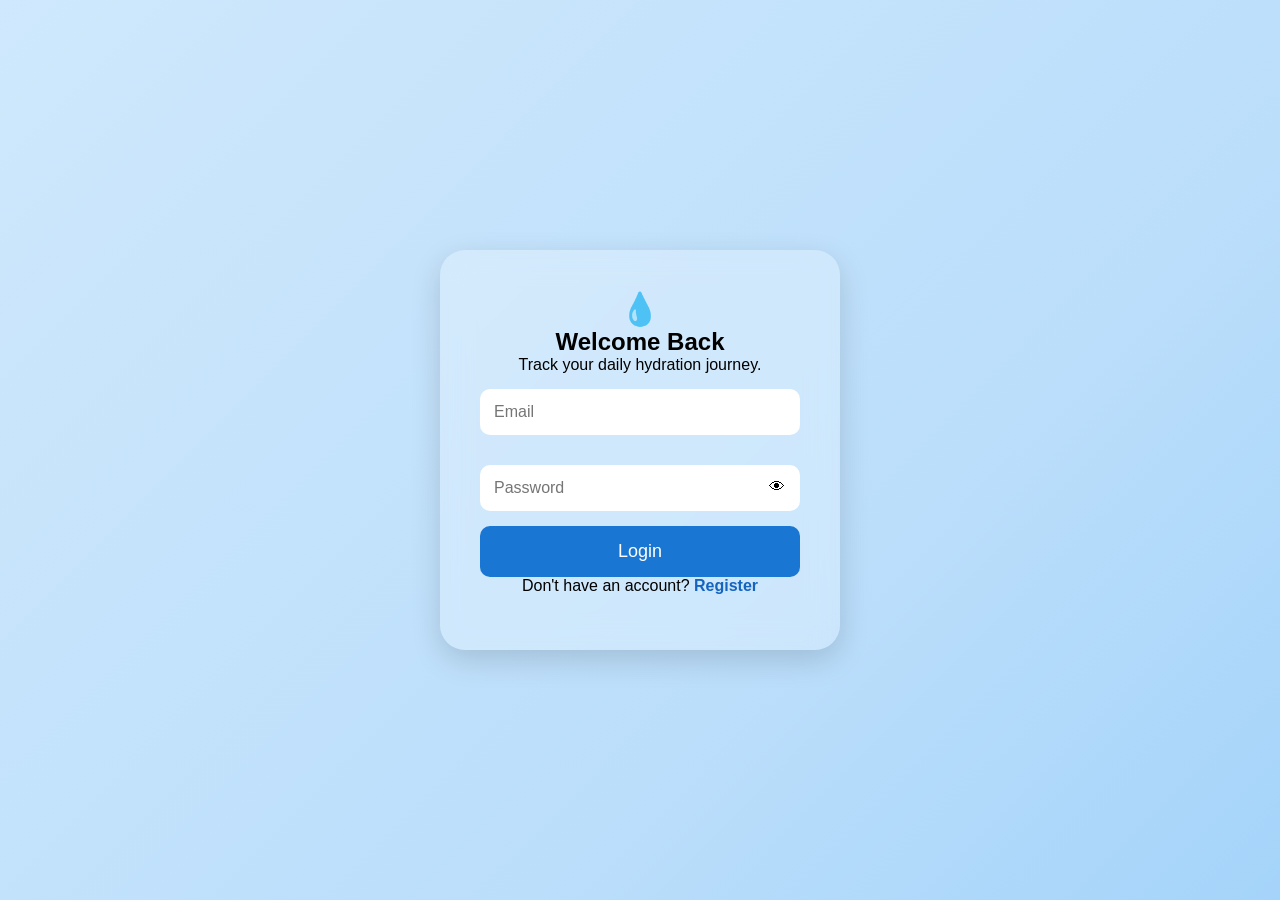
<file: src/main/resources/static/index.html>
<!DOCTYPE html>
<html lang="en">
<head>
    <meta charset="UTF-8">
    <meta http-equiv="refresh" content="0; url=login.html">
    <title>Water Tracker</title>
</head>
<body>

<p>Redirecting to login...</p>

</body>
</html>
</file>
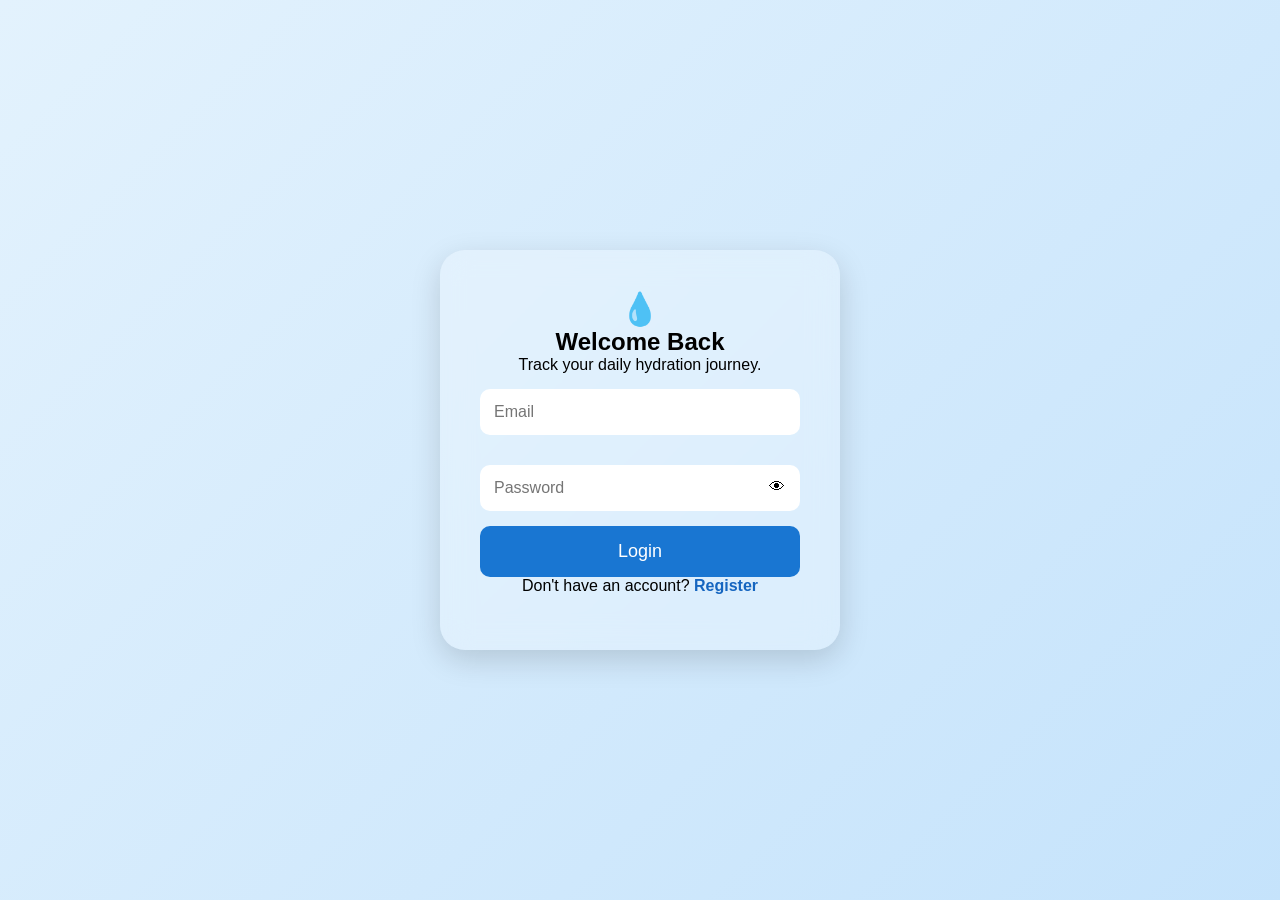
<file: src/main/resources/static/compare.html>
<!DOCTYPE html>
<html>

<head>

<meta charset="UTF-8">

<title>Compare Water Intake</title>

<link rel="stylesheet"
href="css/compare.css">

</head>

<body>
	<div class="container">

	    <h1>📊 Compare Water Intake</h1>

	    <div class="compare-wrapper">

	        <div class="card">

	            <label>Date 1</label>

	            <input
	                    type="date"
	                    id="date1">

	            <label>Date 2</label>

	            <input
	                    type="date"
	                    id="date2">

	            <button id="compareBtn">

	                Compare

	            </button>

	            <button
	                    class="backBtn"
	                    onclick="location.href='dashboard.html'">

	                ← Dashboard

	            </button>

	        </div>

	        <div
	                id="result"
	                class="result">

	        </div>

	    </div>

	</div>

	<script src="js/api.js"></script>
	<script src="js/compare.js"></script>

</body>

</html>
</file>
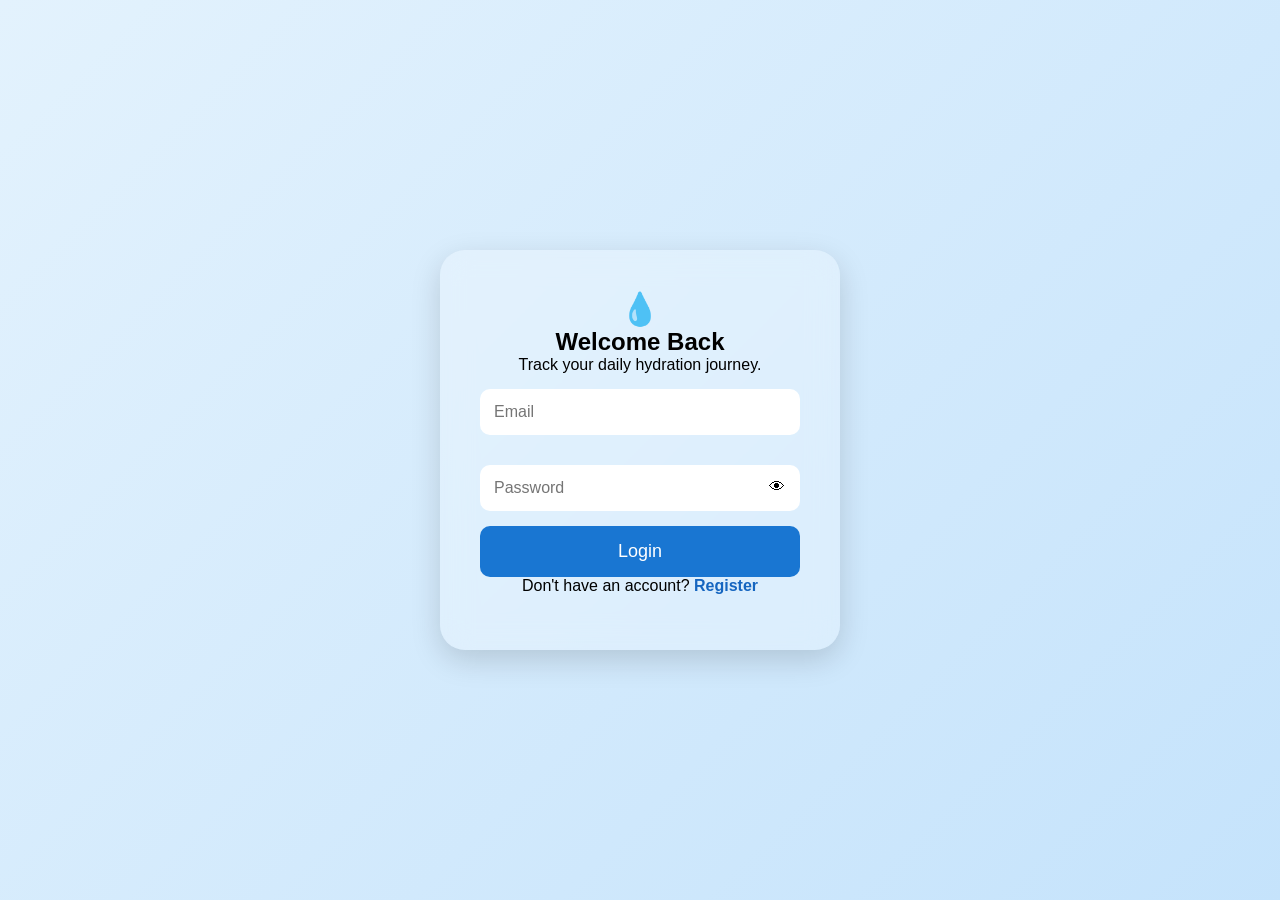
<file: src/main/resources/static/dashboard.html>
<!DOCTYPE html>
<html lang="en">

<head>

    <meta charset="UTF-8">

    <meta name="viewport"
          content="width=device-width, initial-scale=1.0">

    <title>Dashboard</title>

    <link rel="stylesheet"
          href="css/dashboard.css">

</head>

<body>

<div class="layout">

    <!-- Sidebar -->

    <aside class="sidebar">

        <div class="logo">

            💧 Water Tracker

        </div>

        <ul>

            <li class="active">
                Dashboard
            </li>

            <li onclick="location.href='history.html'">
                History
            </li>

            <li onclick="location.href='compare.html'">
                Compare
            </li>

            <li onclick="location.href='reminder.html'">
                Reminder
            </li>

            <li onclick="location.href='profile.html'">
                Profile
            </li>

            <li onclick="logout()">
                Logout
            </li>

        </ul>

    </aside>


    <!-- Main Content -->

    <main class="content">

        <!-- Top Header -->

        <div class="topbar">

            <div>

                <h2 id="welcomeText">

                    Welcome

                </h2>

                <p id="todayDate"></p>

            </div>

        </div>


        <!-- Summary Cards -->

        <div class="summary-grid">

            <div class="card">

                <h3>Today's Intake</h3>

                <h1 id="todayIntake">

                    0 ml

                </h1>

            </div>

            <div class="card">

                <h3>Daily Goal</h3>

                <h1 id="dailyGoal">

                    0 ml

                </h1>

            </div>

            <div class="card">

                <h3>Progress</h3>

                <div class="progress-circle">

                    <span id="progressText">

                        0%

                    </span>

                </div>

            </div>

        </div>


        <!-- Bottom Section -->

        <div class="bottom-grid">

            <!-- Today's Entries -->

            <div class="card entries">

                <h3>

                    Today's Entries

                </h3>

                <table>

                    <thead>

                    <tr>

                        <th>Time</th>

                        <th>Amount</th>

                        <th>Unit</th>

                    </tr>

                    </thead>

                    <tbody id="todayEntries">

                    </tbody>

                </table>

            </div>


            <!-- Add Water -->

            <div class="card add-water">

                <h3>

                    Add Water

                </h3>

                <input
                        type="number"
                        id="quantity"
                        placeholder="Quantity">

						<select id="unit" required>

						    <option value="" selected disabled>
						        Choose your unit
						    </option>

						    <option value="ML">
						        ML
						    </option>

						    <option value="GLASS">
						        Glass
						    </option>

						    <option value="LITRE">
						        Litre
						    </option>

						</select>

                <button onclick="addWater()">

                    Add Entry

                </button>

            </div>

        </div>

    </main>

</div>

<script src="js/api.js"></script>

<script src="js/dashboard.js"></script>

</body>

</html>
</file>
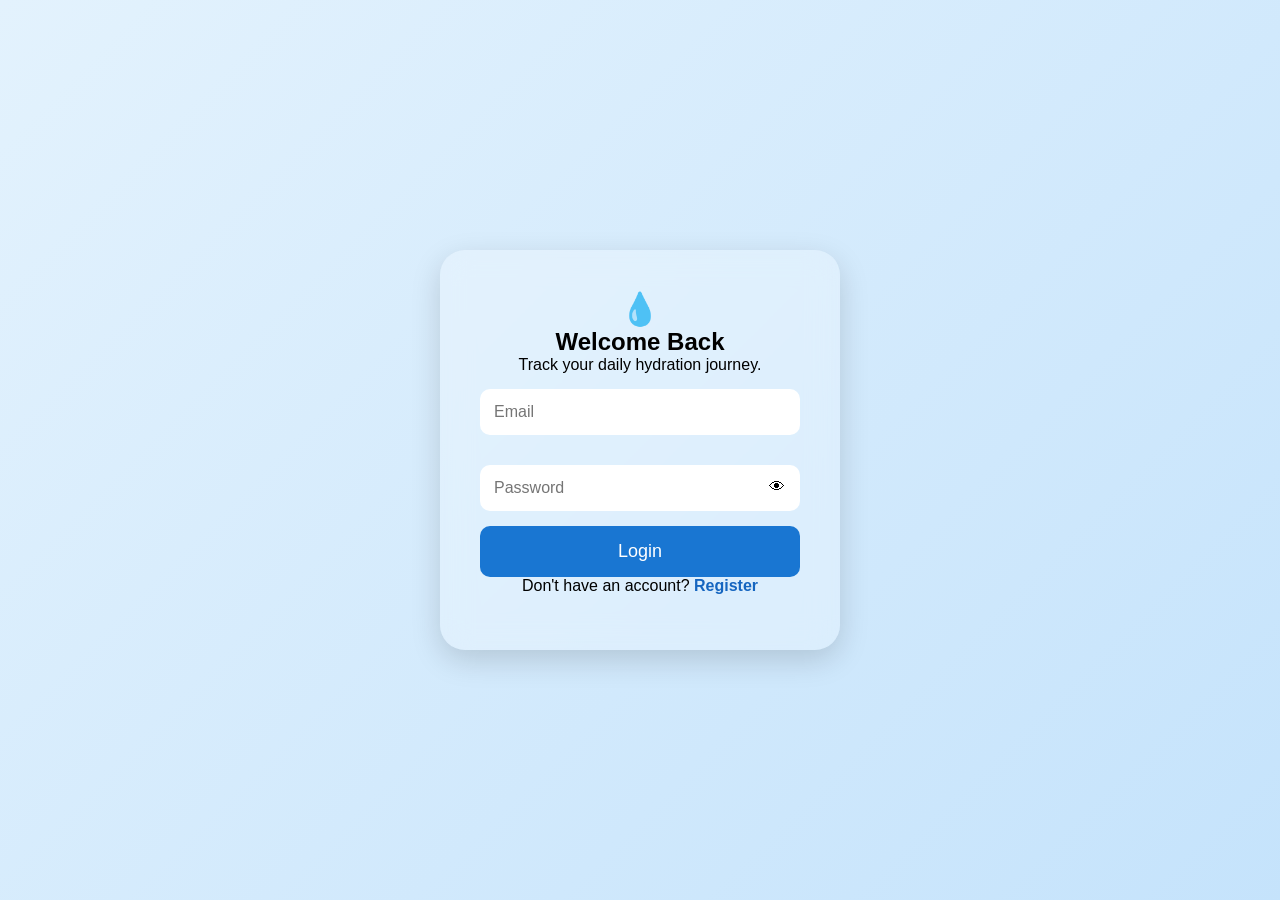
<file: src/main/resources/static/history.html>
<!DOCTYPE html>
<html lang="en">

<head>

<meta charset="UTF-8">

<meta name="viewport"
content="width=device-width, initial-scale=1.0">

<title>History</title>

<link rel="stylesheet"
href="css/history.css">

</head>

<body>

<div class="layout">

    <!-- Sidebar -->

    <aside class="sidebar">

        <div class="logo">

            💧 Water Tracker

        </div>

        <ul>

            <li onclick="location.href='dashboard.html'">

                Dashboard

            </li>

            <li class="active">

                History

            </li>

            <li onclick="location.href='compare.html'">

                Compare

            </li>

            <li onclick="location.href='reminder.html'">

                Reminder

            </li>

            <li onclick="location.href='profile.html'">

                Profile

            </li>

            <li onclick="logout()">

                Logout

            </li>

        </ul>

    </aside>


    <main class="content">

        <div class="header">

            <h1>

                Water Intake History

            </h1>

        </div>

        <div class="table-card">

            <table>

                <thead>

                <tr>

                    <th>Date</th>

                    <th>Time</th>

                    <th>Quantity</th>

                    <th>Unit</th>

                    <th>Action</th>

                </tr>

                </thead>

                <tbody id="historyBody">

                </tbody>

            </table>

        </div>

        <div class="pagination">

            <button onclick="previousPage()">

                ◀ Previous

            </button>

            <span id="pageNumber">

                1

            </span>

            <button onclick="nextPage()">

                Next ▶

            </button>

        </div>

    </main>

</div>

<script src="js/api.js"></script>

<script src="js/history.js"></script>

</body>

</html>
</file>
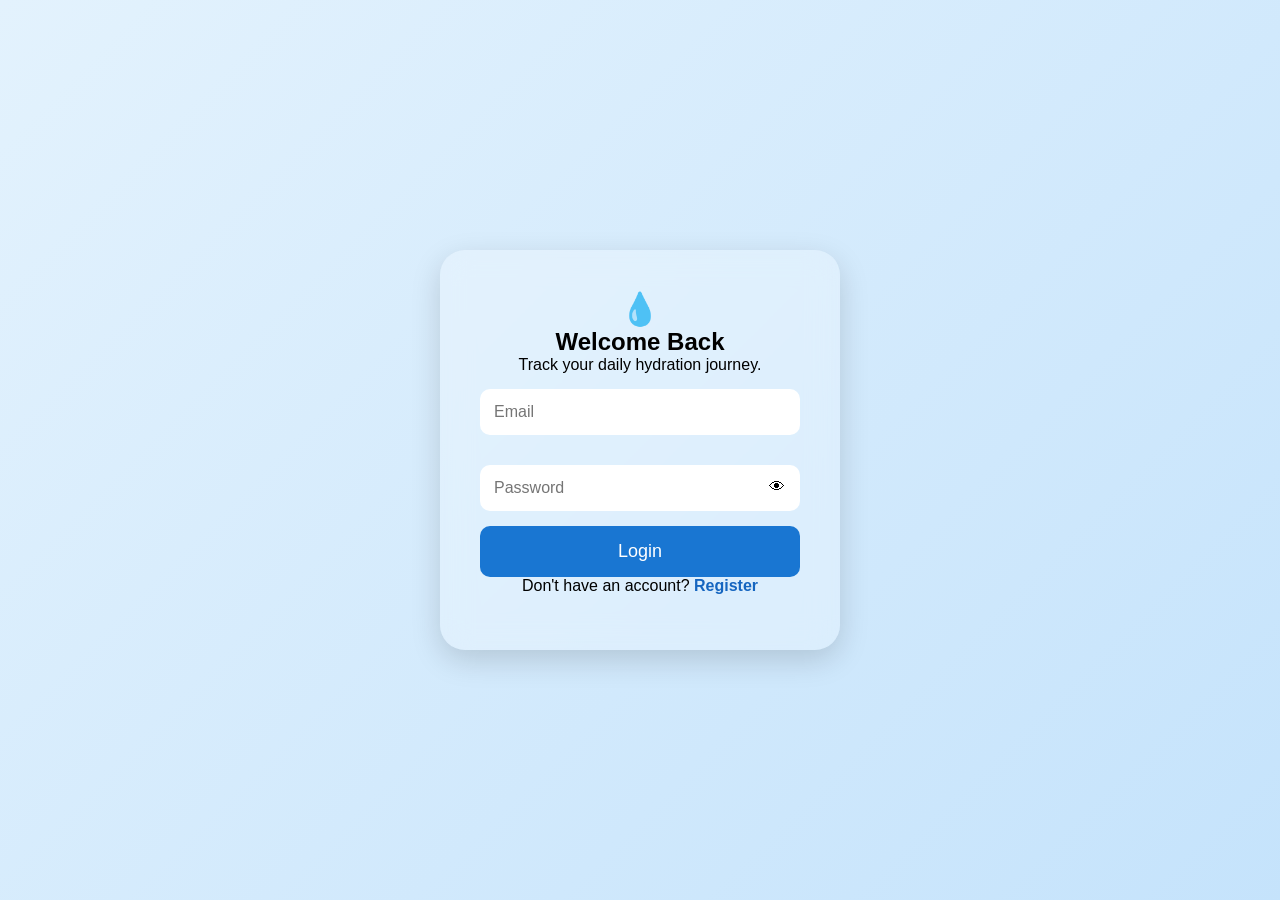
<file: src/main/resources/static/login.html>
<!DOCTYPE html>
<html lang="en">

<head>

    <meta charset="UTF-8">

    <meta name="viewport"
          content="width=device-width, initial-scale=1.0">

    <title>Login | Daily Water Tracker</title>

    <link rel="stylesheet"
          href="css/login.css">

</head>

<body>

<div class="container">

    <div class="glass">

        <h1>💧</h1>

        <h2>Welcome Back</h2>

        <p>Track your daily hydration journey.</p>

        <form id="loginForm">

            <input
                    type="email"
                    id="email"
                    placeholder="Email"
                    required>

            <div class="password-box">

                <input
                        type="password"
                        id="password"
                        placeholder="Password"
                        required>

                <span id="togglePassword">👁</span>

            </div>

            <button type="submit">

                Login

            </button>

        </form>

        <p>

            Don't have an account?

            <a href="signup.html">

                Register

            </a>

        </p>

        <div id="message"></div>

    </div>

</div>

<script src="js/api.js"></script>
<script src="js/login.js"></script>

</body>

</html>
</file>
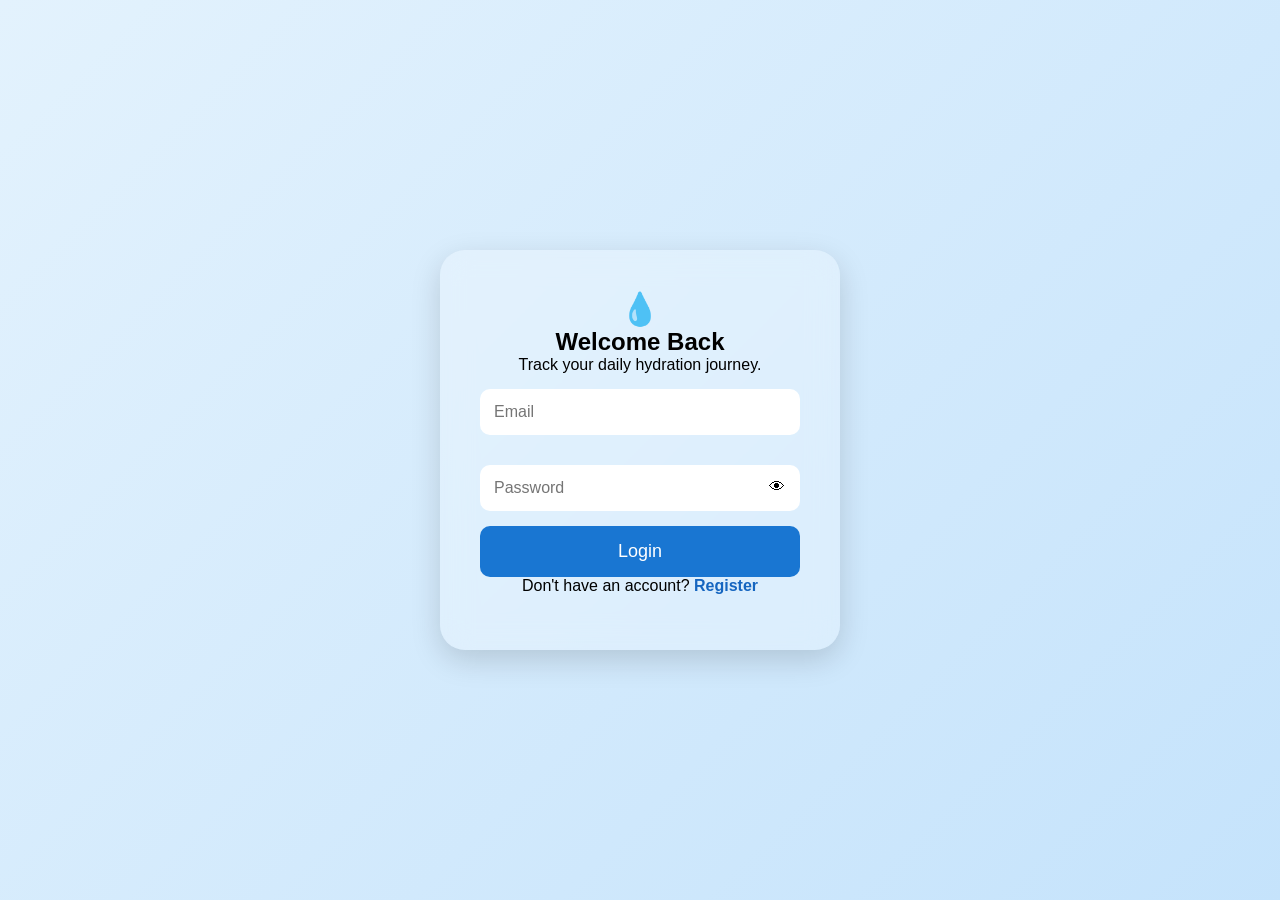
<file: src/main/resources/static/profile.html>
<!DOCTYPE html>
<html lang="en">

<head>

<meta charset="UTF-8">

<meta name="viewport"
content="width=device-width, initial-scale=1.0">

<title>Profile</title>

<link rel="stylesheet"
href="css/profile.css">

</head>

<body>

<div class="layout">

    <!-- Sidebar -->

    <aside class="sidebar">

        <div class="logo">

            💧 Water Tracker

        </div>

        <ul>

            <li onclick="location.href='dashboard.html'">

                Dashboard

            </li>

            <li onclick="location.href='history.html'">

                History

            </li>

            <li onclick="location.href='compare.html'">

                Compare

            </li>

            <li onclick="location.href='reminder.html'">

                Reminder

            </li>

            <li class="active">

                Profile

            </li>

            <li onclick="logout()">

                Logout

            </li>

        </ul>

    </aside>


    <!-- Main -->

    <main class="content">

        <div class="profile-card">

            <h1>

                👤 My Profile

            </h1>

            <p>

                Manage your account settings

            </p>

            <label>

                Full Name

            </label>

            <input
                    id="name"
                    type="text">

            <label>

                Daily Goal (ml)

            </label>

            <input
                    id="dailyGoal"
                    type="number">

            <label>

                Reminder Time

            </label>

            <input
                    id="reminderTime"
                    type="time">

            <button
                    onclick="saveProfile()">

                Save Changes

            </button>

        </div>

    </main>

</div>

<script src="js/api.js"></script>

<script src="js/profile.js"></script>

</body>

</html>
</file>
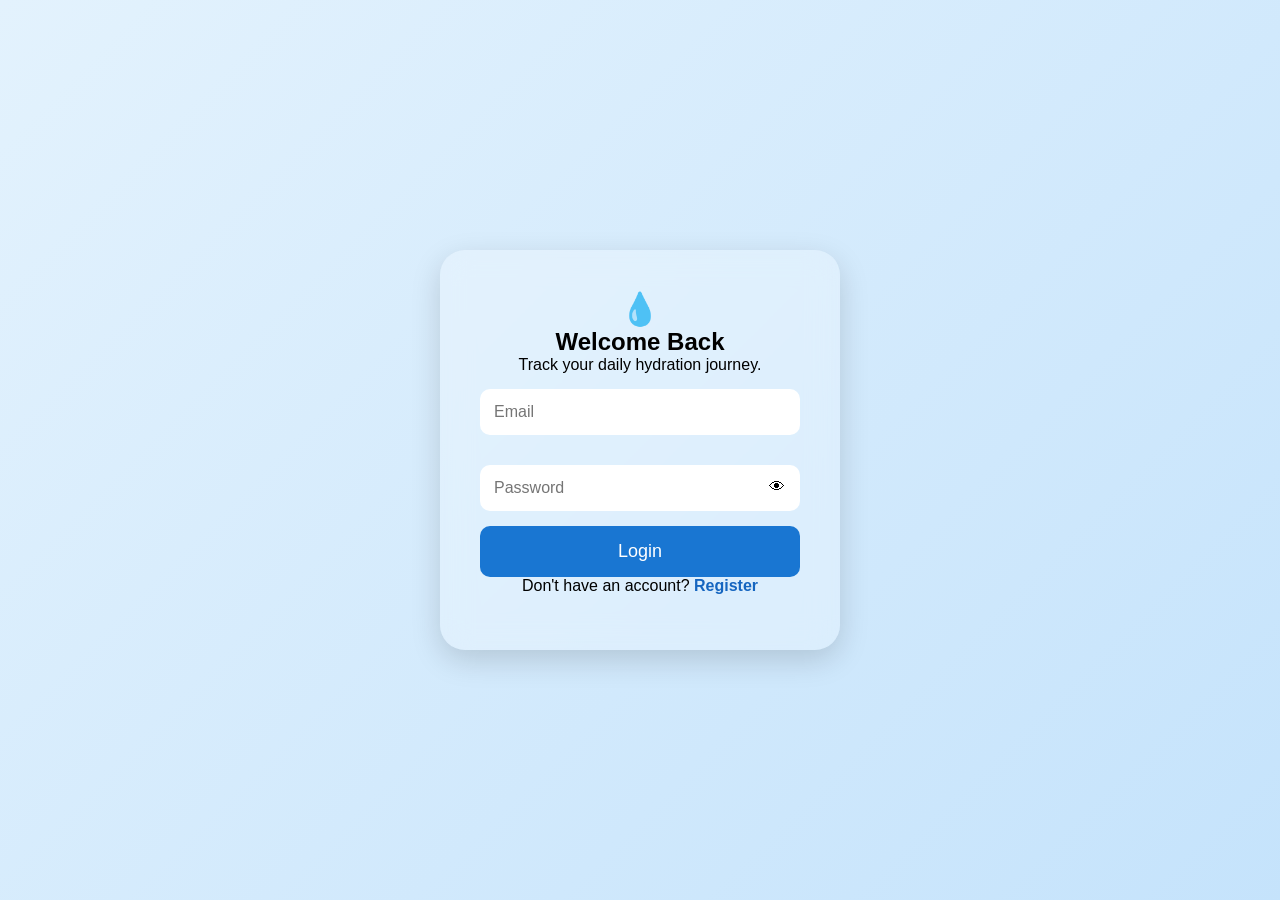
<file: src/main/resources/static/reminder.html>
<!DOCTYPE html>
<html lang="en">

<head>

<meta charset="UTF-8">

<meta name="viewport"
      content="width=device-width, initial-scale=1.0">

<title>Reminder</title>

<link rel="stylesheet"
      href="css/reminder.css">

</head>

<body>

<div class="container">

<div class="card">

<h1>⏰ Water Reminder</h1>

<p>

Choose your preferred reminder time.

</p>

<label>

Reminder Time

</label>

<input
type="time"
id="reminderTime">

<button id="saveBtn">

Save Reminder

</button>

<div id="message"></div>

<br>

<button
class="back"

onclick="location.href='dashboard.html'">

← Dashboard

</button>

</div>

</div>

<script src="js/api.js"></script>

<script src="js/reminder.js"></script>

</body>

</html>
</file>
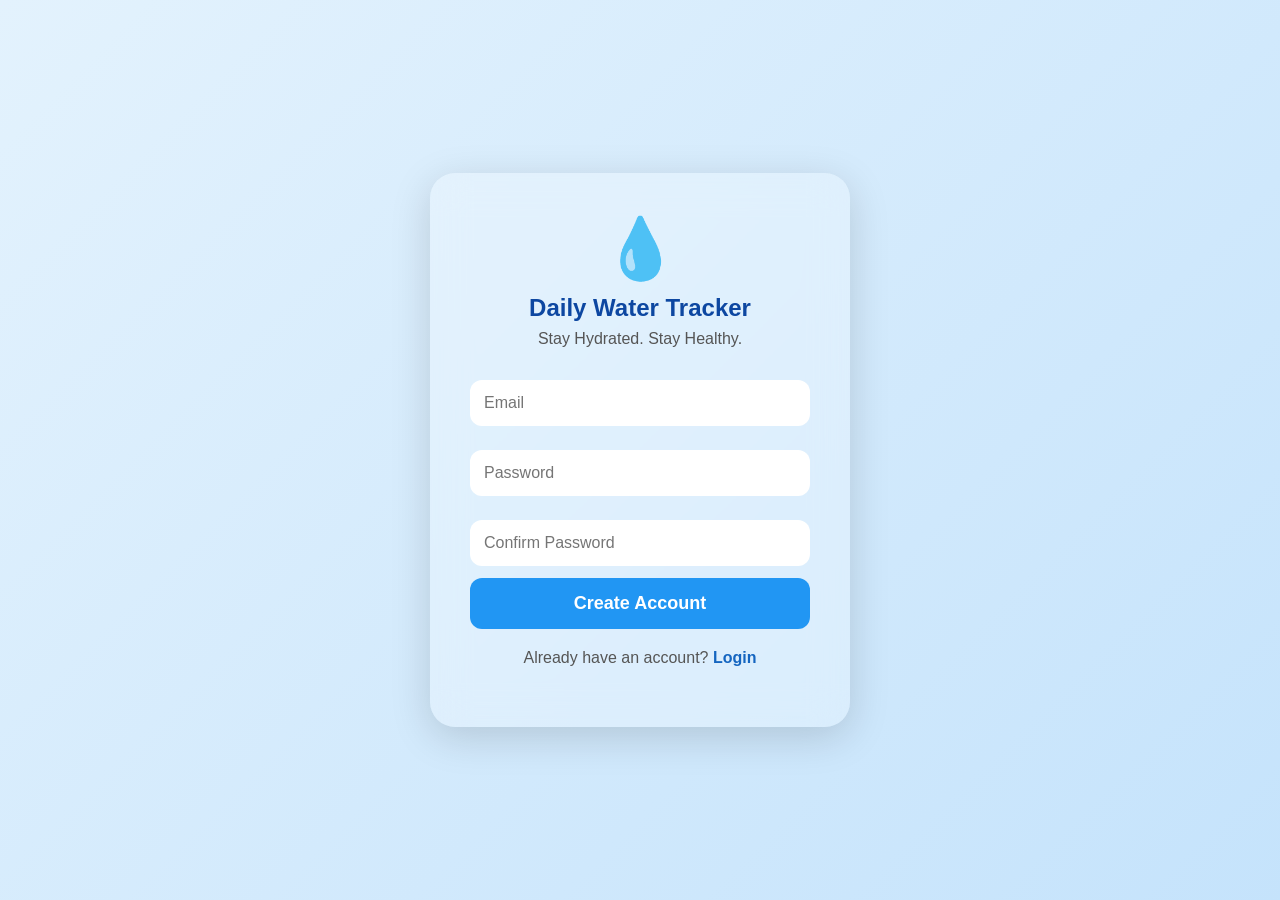
<file: src/main/resources/static/signup.html>
<!DOCTYPE html>
<html lang="en">

<head>

    <meta charset="UTF-8">

    <meta name="viewport"
          content="width=device-width, initial-scale=1.0">

    <title>Daily Water Tracker</title>

    <link rel="stylesheet"
          href="css/signup.css">

</head>

<body>

<div class="background">

<div class="card">

<h1>💧</h1>

<h2>Daily Water Tracker</h2>

<p>Stay Hydrated. Stay Healthy.</p>

<form id="signupForm">

<input
        type="email"
        id="email"
        placeholder="Email"
        required>

<input
        type="password"
        id="password"
        placeholder="Password"
        required>

<input
	    type="password"
	    id="confirmPassword"
	    placeholder="Confirm Password"
	    required>	


<button type="submit">

Create Account

</button>

</form>

<p class="login-link">

Already have an account?

<a href="login.html">

Login

</a>

</p>

<div id="message"></div>

</div>

</div>

<script src="js/api.js"></script>

<script src="js/signup.js"></script>

</body>

</html>
</file>
<file: src/main/resources/static/css/compare.css>
body{

    margin:0;

    font-family:Poppins,sans-serif;

    background:#E3F2FD;

    min-height:100vh;

    display:flex;

    justify-content:center;

    align-items:center;

}

.container{

    width:1100px;

}

h1{

    text-align:center;

    margin-bottom:30px;

}

.compare-wrapper{

    display:flex;

    gap:30px;

    align-items:flex-start;

}

.card{

    flex:1;

    background:white;

    padding:30px;

    border-radius:20px;

    box-shadow:0 10px 25px rgba(0,0,0,.15);

}

.result{

    flex:1;

    background:white;

    padding:30px;

    border-radius:20px;

    box-shadow:0 10px 25px rgba(0,0,0,.15);

    display:none;

}

label{

    display:block;

    margin-top:20px;

    font-size:18px;

}

input{

    width:100%;

    padding:14px;

    margin-top:8px;

    border-radius:10px;

    border:1px solid #ccc;

    font-size:16px;

}

button{

    width:100%;

    padding:15px;

    margin-top:25px;

    border:none;

    border-radius:10px;

    background:#1976D2;

    color:white;

    font-size:18px;

    cursor:pointer;

}

.backBtn{

    background:#43A047;

}

button:hover{

    opacity:.9;

}

@media(max-width:900px){

    .container{

        width:95%;

    }

    .compare-wrapper{

        flex-direction:column;

    }

}
</file>
<file: src/main/resources/static/css/dashboard.css>
*{
    margin:0;
    padding:0;
    box-sizing:border-box;
    font-family:'Segoe UI',sans-serif;
}

body{

    background:#edf4fb;

    overflow:hidden;

}

.layout{

    display:flex;

    height:100vh;

}

/* ---------------- Sidebar ---------------- */

.sidebar{

    width:240px;

    background:#0B5ED7;

    color:white;

    display:flex;

    flex-direction:column;

    padding:25px;

}

.logo{

    font-size:24px;

    font-weight:bold;

    margin-bottom:40px;

}

.sidebar ul{

    list-style:none;

}

.sidebar li{

    padding:16px;

    border-radius:12px;

    cursor:pointer;

    margin-bottom:10px;

    transition:.3s;

}

.sidebar li:hover{

    background:rgba(255,255,255,.15);

}

.active{

    background:white;

    color:#0B5ED7;

    font-weight:bold;

}

/* ---------------- Main ---------------- */

.content{

    flex:1;

    padding:30px;

    display:flex;

    flex-direction:column;

    gap:20px;

}

.topbar{

    display:flex;

    justify-content:space-between;

    align-items:center;

}

.topbar h2{

    font-size:32px;

    color:#0B5ED7;

}

.topbar p{

    color:#666;

}

/* ---------------- Cards ---------------- */

.summary-grid{

    display:grid;

    grid-template-columns:repeat(3,1fr);

    gap:20px;

}

.card{

    background:white;

    border-radius:20px;

    padding:22px;

    box-shadow:0 5px 20px rgba(0,0,0,.08);

}

.card h3{

    color:#555;

    margin-bottom:12px;

}

.card h1{

    color:#0B5ED7;

}

/* ---------------- Progress ---------------- */

.progress-circle{

    width:140px;

    height:140px;

    border-radius:50%;

    background:
            conic-gradient(

                    #2196F3 0deg,

                    #2196F3 calc(var(--progress)*1deg),

                    #dfe9f5 0deg

            );

    display:flex;

    justify-content:center;

    align-items:center;

    margin:auto;

    position:relative;

}

.progress-circle::before{

    content:"";

    position:absolute;

    width:100px;

    height:100px;

    background:white;

    border-radius:50%;

}

.progress-circle span{

    position:relative;

    font-size:24px;

    font-weight:bold;

    color:#0B5ED7;

}

/* ---------------- Bottom ---------------- */

.bottom-grid{

    flex:1;

    display:grid;

    grid-template-columns:2fr 1fr;

    gap:20px;

}

/* Today's Entries */

.entries{

    display:flex;

    flex-direction:column;

}

.entries table{

    width:100%;

    border-collapse:collapse;

    margin-top:15px;

}

.entries th{

    text-align:left;

    padding:12px;

    background:#EAF4FF;

}

.entries td{

    padding:12px;

    border-bottom:1px solid #eee;

}

/* Scroll only inside table */

.entries tbody{

    display:block;

    max-height:270px;

    overflow-y:auto;

}

.entries thead,

.entries tbody tr{

    display:table;

    width:100%;

    table-layout:fixed;

}

/* Add Water */

.add-water{

    display:flex;

    flex-direction:column;

}

.add-water input,

.add-water select{

    margin-top:15px;

    padding:14px;

    border-radius:10px;

    border:1px solid #ccc;

    font-size:15px;

}

.add-water button{

    margin-top:20px;

    padding:14px;

    border:none;

    background:#2196F3;

    color:white;

    border-radius:12px;

    cursor:pointer;

    transition:.3s;

}

.add-water button:hover{

    background:#0B5ED7;

}

/* ---------------- Mobile ---------------- */

@media(max-width:992px){

    body{

        overflow:auto;

    }

    .layout{

        flex-direction:column;

        height:auto;

    }

    .sidebar{

        width:100%;

    }

    .summary-grid{

        grid-template-columns:1fr;

    }

    .bottom-grid{

        grid-template-columns:1fr;

    }

}
</file>
<file: src/main/resources/static/css/history.css>
*{
    margin:0;
    padding:0;
    box-sizing:border-box;
    font-family:'Segoe UI',sans-serif;
}

body{

    background:#edf4fb;

    overflow:hidden;

}

.layout{

    display:flex;

    height:100vh;

}

/* ================= Sidebar ================= */

.sidebar{

    width:240px;

    background:#0B5ED7;

    color:white;

    padding:25px;

    display:flex;

    flex-direction:column;

}

.logo{

    font-size:24px;

    font-weight:bold;

    margin-bottom:40px;

}

.sidebar ul{

    list-style:none;

}

.sidebar li{

    padding:15px;

    border-radius:12px;

    margin-bottom:10px;

    cursor:pointer;

    transition:.3s;

}

.sidebar li:hover{

    background:rgba(255,255,255,.15);

}

.active{

    background:white;

    color:#0B5ED7;

    font-weight:bold;

}

/* ================= Content ================= */

.content{

    flex:1;

    padding:30px;

    display:flex;

    flex-direction:column;

}

.header{

    margin-bottom:20px;

}

.header h1{

    color:#0B5ED7;

}

/* ================= Table ================= */

.table-card{

    flex:1;

    background:white;

    border-radius:20px;

    padding:20px;

    box-shadow:0 10px 25px rgba(0,0,0,.08);

    overflow:hidden;

}

table{

    width:100%;

    border-collapse:collapse;

}

thead{

    background:#EAF4FF;

}

th{

    padding:15px;

    color:#0B5ED7;

    text-align:left;

}

tbody{

    display:block;

    max-height:430px;

    overflow-y:auto;

}

thead,
tbody tr{

    display:table;

    width:100%;

    table-layout:fixed;

}

td{

    padding:15px;

    border-bottom:1px solid #eee;

}

/* ================= Buttons ================= */

.edit{

    background:#FFC107;

    color:black;

    border:none;

    padding:8px 15px;

    border-radius:8px;

    cursor:pointer;

    margin-right:8px;

    transition:.3s;

}

.edit:hover{

    background:#e6ac00;

}

.delete{

    background:#DC3545;

    color:white;

    border:none;

    padding:8px 15px;

    border-radius:8px;

    cursor:pointer;

    transition:.3s;

}

.delete:hover{

    background:#bb2d3b;

}

/* ================= Pagination ================= */

.pagination{

    margin-top:20px;

    display:flex;

    justify-content:center;

    align-items:center;

    gap:20px;

}

.pagination button{

    background:#0B5ED7;

    color:white;

    border:none;

    padding:12px 18px;

    border-radius:10px;

    cursor:pointer;

    transition:.3s;

}

.pagination button:hover{

    background:#0849a5;

}

#pageNumber{

    font-size:18px;

    font-weight:bold;

    color:#0B5ED7;

}

/* ================= Mobile ================= */

@media(max-width:900px){

    body{

        overflow:auto;

    }

    .layout{

        flex-direction:column;

        height:auto;

    }

    .sidebar{

        width:100%;

    }

    .content{

        padding:15px;

    }

    .table-card{

        overflow:auto;

    }

    table{

        min-width:700px;

    }

}
</file>
<file: src/main/resources/static/css/login.css>
*{
    margin:0;
    padding:0;
    box-sizing:border-box;
    font-family:Segoe UI,sans-serif;
}

body{

    height:100vh;

    display:flex;

    justify-content:center;

    align-items:center;

    background:linear-gradient(-45deg,
            #2196F3,
            #64B5F6,
            #BBDEFB,
            #E3F2FD);

    background-size:400% 400%;

    animation:bg 10s infinite;

}

@keyframes bg{

0%{background-position:0 50%;}

50%{background-position:100% 50%;}

100%{background-position:0 50%;}

}

.glass{

width:400px;

padding:40px;

background:rgba(255,255,255,.25);

backdrop-filter:blur(15px);

border-radius:25px;

box-shadow:0 10px 30px rgba(0,0,0,.15);

text-align:center;

}

input{

width:100%;

padding:14px;

margin:15px 0;

border:none;

border-radius:10px;

font-size:16px;

}

.password-box{

position:relative;

}

#togglePassword{

position:absolute;

right:15px;

top:28px;

cursor:pointer;

}

button{

width:100%;

padding:15px;

border:none;

border-radius:10px;

background:#1976D2;

color:white;

font-size:18px;

cursor:pointer;

transition:.3s;

}

button:hover{

transform:translateY(-2px);

background:#1565C0;

}

a{

text-decoration:none;

color:#1565C0;

font-weight:bold;

}

#message{

margin-top:15px;

font-weight:bold;

}
</file>
<file: src/main/resources/static/css/profile.css>
*{
    margin:0;
    padding:0;
    box-sizing:border-box;
    font-family:'Segoe UI',sans-serif;
}

body{

    background:#edf4fb;

    overflow:hidden;

}

.layout{

    display:flex;

    height:100vh;

}

/* ================= Sidebar ================= */

.sidebar{

    width:240px;

    background:#0B5ED7;

    color:white;

    padding:25px;

    display:flex;

    flex-direction:column;

}

.logo{

    font-size:24px;

    font-weight:bold;

    margin-bottom:40px;

}

.sidebar ul{

    list-style:none;

}

.sidebar li{

    padding:15px;

    border-radius:12px;

    margin-bottom:12px;

    cursor:pointer;

    transition:.3s;

}

.sidebar li:hover{

    background:rgba(255,255,255,.18);

}

.active{

    background:white;

    color:#0B5ED7;

    font-weight:bold;

}

/* ================= Content ================= */

.content{

    flex:1;

    display:flex;

    justify-content:center;

    align-items:center;

    padding:30px;

}

/* ================= Card ================= */

.profile-card{

    width:520px;

    background:white;

    border-radius:25px;

    padding:35px;

    box-shadow:0 10px 25px rgba(0,0,0,.08);

}

.profile-card h1{

    color:#0B5ED7;

    margin-bottom:8px;

}

.profile-card p{

    color:#777;

    margin-bottom:25px;

}

.profile-card label{

    display:block;

    margin-top:18px;

    margin-bottom:8px;

    font-weight:600;

    color:#444;

}

.profile-card input{

    width:100%;

    padding:15px;

    border-radius:10px;

    border:1px solid #ccc;

    font-size:15px;

    transition:.3s;

}

.profile-card input:focus{

    outline:none;

    border-color:#2196F3;

    box-shadow:0 0 8px rgba(33,150,243,.2);

}

.profile-card button{

    width:100%;

    margin-top:30px;

    padding:15px;

    border:none;

    border-radius:12px;

    background:#2196F3;

    color:white;

    font-size:17px;

    cursor:pointer;

    transition:.3s;

}

.profile-card button:hover{

    background:#0B5ED7;

}

/* ================= Responsive ================= */

@media(max-width:900px){

    body{

        overflow:auto;

    }

    .layout{

        flex-direction:column;

        height:auto;

    }

    .sidebar{

        width:100%;

    }

    .content{

        padding:20px;

    }

    .profile-card{

        width:100%;

    }

}
</file>
<file: src/main/resources/static/css/reminder.css>
*{

margin:0;

padding:0;

box-sizing:border-box;

font-family:Poppins,sans-serif;

}

body{

height:100vh;

display:flex;

justify-content:center;

align-items:center;

background:linear-gradient(135deg,#64B5F6,#E3F2FD);

}

.card{

width:420px;

padding:35px;

background:white;

border-radius:20px;

box-shadow:0 10px 30px rgba(0,0,0,.15);

text-align:center;

}

input{

width:100%;

padding:15px;

margin:20px 0;

font-size:18px;

border-radius:10px;

border:1px solid #ccc;

}

button{

width:100%;

padding:15px;

margin-top:15px;

border:none;

border-radius:10px;

background:#1976D2;

color:white;

font-size:18px;

cursor:pointer;

}

button:hover{

background:#0D47A1;

}

#message{

margin-top:20px;

font-weight:bold;

}

.back{

background:#43A047;

}
</file>
<file: src/main/resources/static/css/signup.css>
*{

margin:0;

padding:0;

box-sizing:border-box;

font-family:'Segoe UI',sans-serif;

}

body{

height:100vh;

display:flex;

justify-content:center;

align-items:center;

background:linear-gradient(-45deg,#2196F3,#64B5F6,#BBDEFB,#E3F2FD);

background-size:400% 400%;

animation:bg 12s ease infinite;

overflow:hidden;

}

@keyframes bg{

0%{

background-position:0% 50%;

}

50%{

background-position:100% 50%;

}

100%{

background-position:0% 50%;

}

}

.card{

width:420px;

padding:40px;

background:rgba(255,255,255,.25);

backdrop-filter:blur(18px);

border-radius:25px;

box-shadow:0 10px 40px rgba(0,0,0,.15);

text-align:center;

}

.card h1{

font-size:60px;

margin-bottom:10px;

}

.card h2{

color:#0D47A1;

margin-bottom:8px;

}

.card p{

color:#555;

margin-bottom:20px;

}

input{

width:100%;

padding:14px;

margin:12px 0;

border:none;

border-radius:12px;

font-size:16px;

outline:none;

}

button{

width:100%;

padding:15px;

border:none;

background:#2196F3;

color:white;

font-size:18px;

font-weight:bold;

border-radius:12px;

cursor:pointer;

transition:.3s;

}

button:hover{

background:#1565C0;

transform:translateY(-3px);

}

.login-link{

margin-top:20px;

}

.login-link a{

color:#1565C0;

text-decoration:none;

font-weight:bold;

}

#message{

margin-top:15px;

font-weight:bold;

}
</file>
